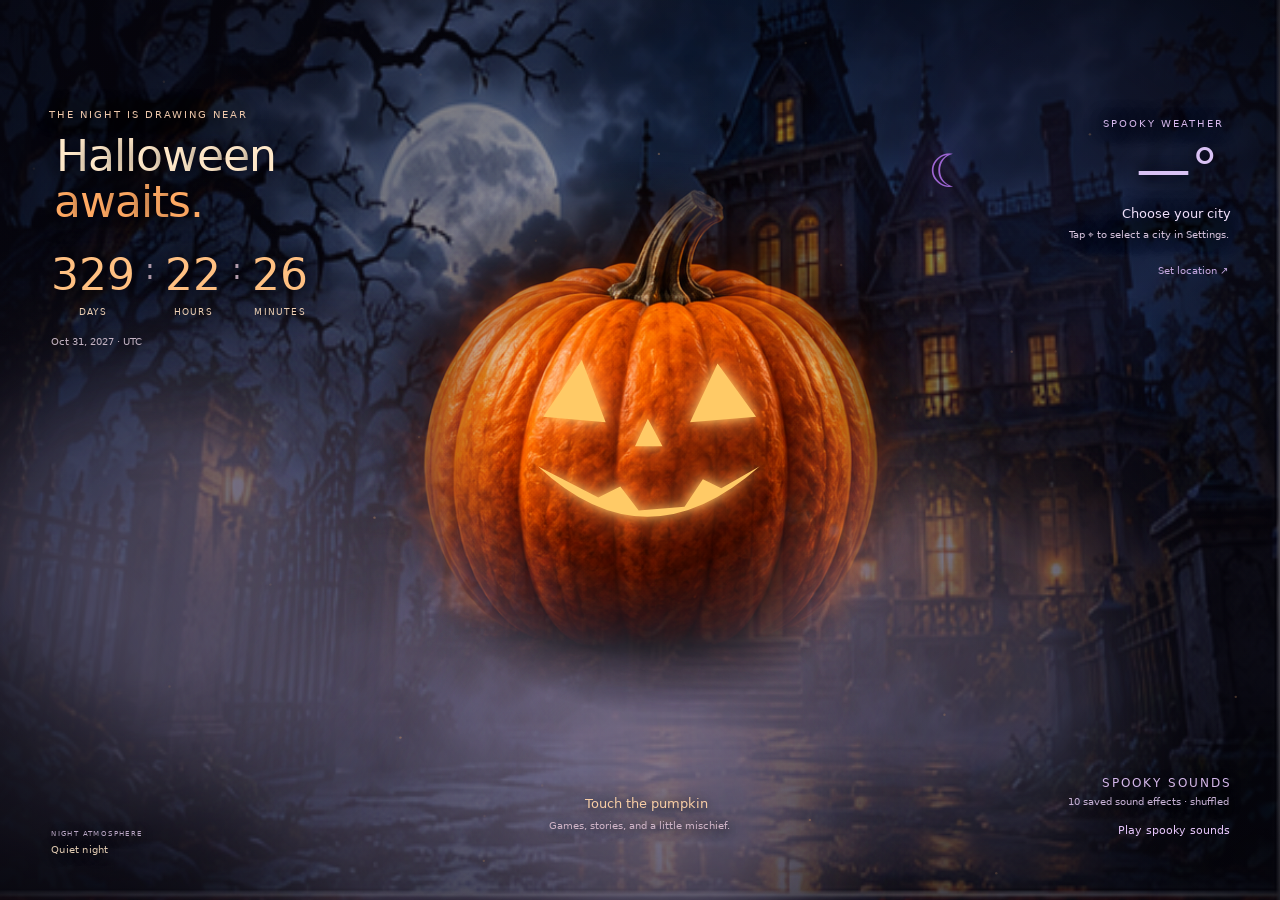
<file: web/index.html>
<!doctype html>
<html lang="en"><head><meta charset="utf-8"><meta name="viewport" content="width=device-width,initial-scale=1"><meta name="theme-color" content="#090810"><title>Halloween Hub</title><link rel="icon" href="./assets/favicon.svg"><link rel="stylesheet" href="./style.css"><link rel="preload" as="image" href="./assets/monsters.png"></head>
<body><div id="app">
<header><div class="brand"><span class="brand-icon">♧</span><div>Halloween <b>Hub</b><small id="subtitle">A little magic. A little mischief.</small></div></div><div class="header-right"><span id="connection" class="status offline">● Connecting</span><time id="clock"></time><button id="sound-toggle" class="icon-button" aria-label="Enable audio" title="Enable audio">♫</button><button id="fullscreen" class="icon-button" aria-label="Toggle fullscreen">⛶</button></div></header>
<main>
<section id="dashboard" class="screen active" aria-label="Immersive Halloween welcome">
<div class="welcome-space">
<div class="welcome-backdrop" aria-hidden="true"></div><div class="welcome-backdrop welcome-backdrop-next" aria-hidden="true"></div><canvas id="welcome-atmosphere" aria-hidden="true"></canvas><canvas id="night-weather-canvas" aria-hidden="true"></canvas><div class="welcome-vignette" aria-hidden="true"></div>
<div id="night-weather" class="night-weather" aria-hidden="true">NIGHT ATMOSPHERE <span>Quiet night</span></div>
<div class="welcome-countdown"><span class="welcome-eyebrow">THE NIGHT IS DRAWING NEAR</span><h1>Halloween <em>awaits.</em></h1><div class="countdown" data-countdown></div><p class="countdown-target"></p></div>
<button class="pumpkin-stage" id="pumpkin" aria-label="Open Halloween adventures"><div class="pumpkin-artwork"><div class="art pumpkin-art"></div><svg class="pumpkin-face" viewBox="0 0 300 300" aria-hidden="true"><defs><filter id="glow"><feGaussianBlur stdDeviation="3"/></filter></defs><g id="face-glow" filter="url(#glow)"></g><g id="face"></g></svg></div><span class="pumpkin-caption"><span class="pumpkin-instruction">Touch the pumpkin</span><small>Games, stories, and a little mischief.</small></span></button>
<div class="welcome-weather"><h2>Spooky weather</h2><div class="weather-icon" id="weather-icon">☾</div><div class="temperature" id="temperature">—°</div><p id="weather-condition">Choose your location</p><p id="weather-detail">A forecast with a little atmosphere.</p><button data-open="settings-dialog" class="text-button" id="weather-location">Set location ↗</button><small id="weather-status"></small></div>
<div class="welcome-sound"><span class="welcome-sound-title">Spooky sounds</span><span class="welcome-sound-description">Saved sound effects · shuffled</span><button class="text-button" id="ambience-toggle" aria-pressed="false">Play spooky sounds</button></div>
</div></section>
<section id="haunt" class="screen" aria-label="Haunted house control panel">
<div class="page-heading"><div><span class="eyebrow">SET THE SCENE</span><h1>A home with <em>haunting charm.</em></h1></div><span class="pill simulation">ENTERTAINMENT SIMULATION</span></div>
<div class="haunt-grid">
<article class="tile control-tile"><h2>☼ Living room lights <span class="live">SIM</span></h2><div class="art bulb-art"></div><label>Brightness <output id="room-output">60%</output><input aria-label="Living room brightness" type="range" min="0" max="100" value="60" data-haunt="room"></label></article>
<article class="tile control-tile"><h2>☁ Fog machine <span class="live">SIM</span></h2><div class="art fog-art"></div><label>Intensity <output id="fog-output">0%</output><input aria-label="Fog intensity" type="range" min="0" max="100" value="0" data-haunt="fog"></label></article>
<article class="tile control-tile"><h2>♧ Ghost activity <span class="live">SIM</span></h2><div class="art ghost-art"></div><strong id="motion-state">All quiet on the porch</strong><button class="text-button" id="trigger-motion">Trigger simulated motion ↗</button></article>
<article class="tile control-tile"><h2>♫ Spooky soundscape</h2><div class="art speaker-art"></div><label>Effect level <output id="sound-output">40%</output><input aria-label="Sound effect level" type="range" min="0" max="100" value="40" data-haunt="sound"></label></article>
<article class="tile control-tile"><h2>☼ Porch lights <span class="live">SIM</span></h2><div class="art bulb-art porch-art"></div><label>Brightness <output id="porch-output">80%</output><input aria-label="Porch brightness" type="range" min="0" max="100" value="80" data-haunt="porch"></label></article>
<article class="tile control-tile"><h2>✧ Haunt scene</h2><div class="art house-art"></div><select id="haunt-scene" aria-label="Play haunt scene"></select></article>
</div><div class="haunt-action"><div><strong id="haunt-stage">Quiet shadows</strong><small>20-second animated scenes · simulated hardware</small></div><button class="secondary" id="view-scene">View scene</button><button class="secondary" id="random-scene">Random scene</button><button class="primary danger" id="activate-haunt">♧ Activate Haunt</button><button class="secondary" id="stop-haunt">■ Stop</button></div>
</section>
<section id="party" class="screen" aria-label="Party hub">
<div class="page-heading"><div><span class="eyebrow">GOOD COMPANY. GREAT TREATS.</span><h1>Let the <em>festivities begin.</em></h1></div><button class="secondary" id="trick-mode">✦ Trick or Treat Mode</button></div>
<div class="party-grid">
<div class="tile party-countdown"><h2>◷ The party starts in</h2><div class="countdown" data-countdown></div><p class="subtle countdown-target"></p><button class="text-button" data-open="settings-dialog">Change party date ↗</button></div>
<div class="tile"><h2>✓ Party checklist</h2><p class="subtle" id="task-summary">Everything in its place.</p><div id="task-preview" class="preview-list"></div><button class="secondary" data-open="tasks-dialog">Manage checklist ＋</button></div>
<div class="tile music-tile"><h2>♫ The midnight playlist</h2><strong id="now-playing">Pick your party soundtrack</strong><canvas id="equalizer" width="360" height="60" aria-label="Audio-reactive equalizer"></canvas><div class="button-row"><button class="secondary" id="previous-track" aria-label="Previous track">◀</button><button class="primary" id="play-track">Play music</button><button class="secondary" id="next-track" aria-label="Next track">▶</button><button class="secondary" data-open="music-dialog">Library</button></div></div>
<div class="tile"><h2>♧ Guest list</h2><strong class="large-number" id="guest-summary">0 / 0</strong><p class="subtle">Friendly souls have arrived</p><button class="secondary" data-open="guests-dialog">Manage guests ＋</button></div>
<div class="tile recipe-tile"><h2>✦ Recipe of the day</h2><span class="recipe-icon">♨</span><strong id="recipe-name"></strong><p class="subtle" id="recipe-description"></p><button class="text-button" data-open="recipe-dialog">Get the recipe ↗</button></div>
</div><div class="party-particles" aria-hidden="true"><span>♧</span><span>✦</span><span>♧</span><span>✦</span></div>
</section>
<section id="detector" class="screen" aria-label="Ghost detector">
<div class="page-heading"><div><span class="eyebrow">EMF • SPIRIT ACTIVITY SCANNER</span><h1>Ghost <em>Detector</em></h1></div><span class="pill simulation">ENTERTAINMENT SIMULATION</span></div>
<div class="detector-grid"><div class="tile gauge-tile"><svg viewBox="0 0 400 310" id="gauge" aria-label="Simulated EMF gauge"><defs><linearGradient id="meter"><stop stop-color="#72dd64"/><stop offset=".55" stop-color="#cde64e"/><stop offset="1" stop-color="#ff6b24"/></linearGradient><radialGradient id="dial"><stop stop-color="#17251b"/><stop offset="1" stop-color="#040b07"/></radialGradient></defs><circle cx="200" cy="195" r="166" fill="url(#dial)" stroke="#36573a" stroke-width="3"/><path d="M55 230 A150 150 0 1 1 345 230" fill="none" stroke="url(#meter)" stroke-width="22" stroke-dasharray="10 4"/><g fill="#b2c8ab" font-size="19" text-anchor="middle"><text x="62" y="218">0</text><text x="95" y="121">1</text><text x="157" y="80">2</text><text x="246" y="82">3</text><text x="311" y="134">4</text><text x="339" y="218">5</text></g><g id="needle"><path d="M195 199 L65 227 L202 185 Z" fill="#ff8b38"/><circle cx="200" cy="195" r="17" fill="#1b2921" stroke="#8baf86"/></g><text x="200" y="257" fill="#91b58a" text-anchor="middle" font-size="13" letter-spacing="3">SIMULATED EMF LEVEL</text><text id="emf-value" x="200" y="298" fill="#78de69" text-anchor="middle" font-size="38">0.0 mG</text></svg><div class="scan-controls"><button class="primary" id="scan-toggle">Start scan</button><select id="sensitivity" aria-label="Scan sensitivity"><option value="low">Low sensitivity</option><option value="medium" selected>Medium sensitivity</option><option value="high">High sensitivity</option></select></div></div>
<div class="detector-right"><div class="tile room-tile"><h2>⌁ Spirit activity</h2><div id="room-bars"></div></div><div class="tile readings-tile"><div><h2>♨ Temperature</h2><strong id="scan-temperature">18.6°C</strong></div><div><h2>⌁ Peak EMF</h2><strong id="peak-emf">0.0 mG</strong></div></div><div class="tile log-tile"><h2>Detection log <a href="#" data-export-logs class="text-button">Export CSV ↓</a></h2><div id="log-preview"></div><button class="text-button" data-open="logs-dialog">View all detections ↗</button></div></div></div>
</section>
</main>
<nav aria-label="Main screens"><button data-screen="dashboard" class="selected"><span>⌂</span>Dashboard</button><button data-screen="haunt"><span>♧</span>Haunted House</button><button data-screen="party"><span>✦</span>Party Hub</button><button data-screen="detector"><span>⌁</span>Ghost Detector</button><button data-open="settings-dialog"><span>⚙</span>Settings</button></nav>
<p id="storage-notice" role="status" hidden></p><div id="toast" role="status" aria-live="polite" hidden></div><div id="scare" hidden aria-hidden="true">♧</div>
</div>
<dialog id="scene-dialog" aria-labelledby="scene-title"><h2 id="scene-title" class="sr-only">Haunted scene</h2><canvas id="scene-canvas" aria-label="Animated haunted scene"></canvas><button class="scene-back" id="scene-back" aria-label="Stop scene and go back">‹ Back</button></dialog>
<dialog id="visitor-dialog" aria-label="Halloween adventures"><div class="visitor-backdrop" aria-hidden="true"></div><div id="visitor-content"></div><button class="scene-back" id="visitor-back">‹ Back</button></dialog>
<dialog id="settings-dialog"><div class="dialog-heading"><h2>Make it your kind of spooky.</h2><button data-close class="icon-button" aria-label="Close settings">×</button></div><div class="settings-grid">
<label>Weather location<div class="button-row"><input id="location-query" placeholder="Search city" aria-label="Search weather location"><button id="search-location" class="secondary">Search</button></div></label><div id="location-results"></div><p id="selected-location" class="subtle"></p><button id="clear-location" class="text-button">Clear location</button>
<label>Timezone<input id="setting-timezone" ></label><label>Party date (local time)<input id="setting-party_date" type="datetime-local"></label>
<label>Temperature<select id="setting-units"><option>C</option><option>F</option></select></label><label>Animation quality<select id="setting-quality"><option value="auto">Auto</option><option value="low">Low</option><option value="high">High</option></select></label>
<label>Volume <output id="volume-output">40%</output><input id="setting-volume" type="range" min="0" max="100" value="40"></label>
<label class="check-label"><input id="setting-rotation" type="checkbox">Rotate screens every 30 seconds</label><label class="check-label"><input id="setting-reduced_motion" type="checkbox">Reduce motion</label><label class="check-label"><input id="setting-jumpscares" type="checkbox">Allow occasional jumpscares</label><label class="check-label"><input id="setting-flicker" type="checkbox">Allow stronger flicker</label>
</div><p class="subtle">Haunted-house controls and detector readings are simulated. Audio plays on this viewing device. Weather: <a href="https://open-meteo.com/" target="_blank" rel="noopener">Open-Meteo</a>, CC BY 4.0.</p><button class="primary" id="save-settings">Save settings</button></dialog>
<dialog id="tasks-dialog"><div class="dialog-heading"><h2>Party checklist</h2><button data-close class="icon-button" aria-label="Close checklist">×</button></div><form data-record-form="task"><input name="name" required maxlength="120" placeholder="Add a task" aria-label="New task"><button class="primary">Add</button></form><div id="task-list"></div></dialog>
<dialog id="guests-dialog"><div class="dialog-heading"><h2>The guest list</h2><button data-close class="icon-button" aria-label="Close guest list">×</button></div><form data-record-form="guest"><input name="name" required maxlength="120" placeholder="Guest name" aria-label="New guest"><button class="primary">Add</button></form><div id="guest-list"></div></dialog>
<dialog id="music-dialog"><div class="dialog-heading"><h2>Your midnight playlist</h2><button data-close class="icon-button" aria-label="Close music library">×</button></div><a class="music-source secondary" href="https://pixabay.com/music/search/halloween/" target="_blank" rel="noopener noreferrer">Find Halloween music on Pixabay ↗</a><p class="subtle">Download MP3s on Pixabay, then import them below. Six music tracks and ten effects are already included. Add your own files below; imported songs stay in this browser.</p><button class="secondary" id="restore-audio">Restore included soundtrack</button><label class="check-label"><input type="checkbox" id="music-shuffle" checked>Shuffle saved songs</label><label class="upload-label">Import local music (MP3, WAV, OGG; up to 100 MB)<input type="file" id="music-upload" accept=".mp3,.wav,.ogg" multiple></label><div id="track-list"></div><h2>Random scene sound effects</h2><p class="subtle">A random effect plays over each scene. Short effects can be followed by another; long clips stop when the scene ends. Effects respect Mute and the scene sound slider.</p><label class="upload-label">Import scene effects (MP3, WAV, OGG)<input type="file" id="effect-upload" accept=".mp3,.wav,.ogg" multiple></label><div id="effect-list"></div><p class="subtle">Your imported files stay in this browser on this device. Removing included sounds only hides them from your library; Restore brings them back.</p></dialog>
<dialog id="recipe-dialog"><div class="dialog-heading"><h2 id="recipe-title"></h2><button data-close class="icon-button" aria-label="Close recipe">×</button></div><p id="recipe-ingredients"></p><p id="recipe-method"></p></dialog>
<dialog id="logs-dialog"><div class="dialog-heading"><h2>Spirit journal • simulated</h2><button data-close class="icon-button" aria-label="Close detection log">×</button></div><a class="secondary" href="#" data-export-logs>Export CSV ↓</a><div id="log-list"></div></dialog>
<audio id="cue-player" preload="none"></audio><audio id="music-player" preload="none"></audio><audio id="ambience-player" preload="none"></audio><audio id="effect-player" src="./assets/whisper.wav" preload="none"></audio>
<script type="module" src="./app.js"></script></body></html>
</file>
<file: web/style.css>
@font-face{font-family:Hub;src:url('./assets/hub-sans.ttf')}@font-face{font-family:Meter;src:url('./assets/hub-mono.ttf')}*{box-sizing:border-box} :root{color-scheme:dark;--bg:#090810;--panel:#121018;--line:#302a3b;--muted:#aaa3b6;--purple:#b184f7;--orange:#ff952d;--accent:var(--purple);font-family:Hub,Arial,sans-serif}body{margin:0;background:var(--bg);color:#eeeaf4}button,input,select{font:inherit}button,a,select,input{touch-action:manipulation}button{cursor:pointer}button,select,input:not([type=checkbox]){min-height:48px;border-radius:12px;border:1px solid var(--line);background:#1b1723;color:inherit;padding:10px 15px}button:hover{border-color:var(--accent);filter:brightness(1.13)}button:focus-visible,a:focus-visible,input:focus-visible,select:focus-visible{outline:3px solid var(--accent);outline-offset:3px}a{color:var(--accent)}button:disabled{opacity:.5;cursor:wait}#app{height:100dvh;max-width:1920px;margin:auto;display:flex;flex-direction:column;background:radial-gradient(ellipse at 50% 44%,#25103366,transparent 60%)}header{height:88px;flex-shrink:0;padding:15px 34px;border-bottom:1px solid #211c2b;display:flex;justify-content:space-between;align-items:center}.brand{display:flex;gap:14px;align-items:center;font-size:26px;font-weight:700;letter-spacing:-1px}.brand b{color:var(--orange)}.brand-icon{font-size:49px;color:var(--orange)}.brand small{display:block;font-size:12px;letter-spacing:.3px;color:var(--muted);font-weight:400;margin-top:5px}.header-right{display:flex;gap:18px;align-items:center;font-size:13px}.status{color:#8dd996}.status.offline{color:#ffad59}.icon-button{font-size:22px;min-width:48px;padding:7px!important;background:transparent!important}.screen{display:none;height:100%;padding:20px 34px;overflow:auto}.screen.active{display:flex;flex-direction:column}main{flex:1;min-height:0;position:relative}.page-heading{display:flex;justify-content:space-between;align-items:center;margin-bottom:18px;gap:12px;flex-shrink:0}.eyebrow{font-size:10px;letter-spacing:2.5px;color:var(--accent)}h1{font-size:clamp(22px,2.6vw,40px);margin:8px 0 0;font-weight:400;letter-spacing:-1px}h1 em{color:var(--orange);font-style:normal}h2{font-size:12px;letter-spacing:1px;color:var(--accent);margin:0 0 15px;text-transform:uppercase;font-weight:400}.pill{border:1px solid var(--line);border-radius:30px;padding:10px 14px;font-size:10px;letter-spacing:1px;color:var(--muted);white-space:nowrap}.simulation{color:#a6cf98;border-color:#354b34}.tile{background:linear-gradient(145deg,#19151fe8,#0f0d16ed);border:1px solid var(--line);border-radius:20px;padding:22px;position:relative;min-width:0;overflow:hidden}.subtle{font-size:12px;line-height:1.6;color:var(--muted);margin:8px 0}.primary{background:linear-gradient(110deg,#9543ef,#6827b5);border-color:#a460ef;box-shadow:0 5px 22px #7932c333;font-size:12px}.secondary{background:#231b30;font-size:12px}.text-button{border:0;background:transparent;padding:8px 0;min-height:48px;color:var(--accent);font-size:12px;text-decoration:none;display:inline-flex;align-items:center}.button-row{display:flex;gap:8px;align-items:center}.dashboard-grid{display:grid;grid-template-columns:1fr 1.4fr 1fr;grid-template-rows:1.1fr 1fr;gap:18px;flex:1;min-height:0}.countdown-tile{grid-column:1;grid-row:1}.pumpkin-stage{grid-column:2;grid-row:1/3;position:relative;overflow:hidden;border:0;background:transparent;padding:0}.pumpkin-stage:hover{filter:none}.weather-tile{grid-column:3;grid-row:1}.candy-tile{grid-column:1;grid-row:2}.sound-tile{grid-column:3;grid-row:2}.countdown{display:flex;gap:12px;align-items:center;margin:20px 0 0}.countdown .digit{color:var(--orange);font-size:clamp(30px,4.1vw,65px);font-variant-numeric:tabular-nums;line-height:1.1}.countdown .digit small{display:block;text-align:center;font-size:9px;color:var(--muted);letter-spacing:1.5px;margin-top:8px}.countdown .colon{color:#756c83;font-size:27px;align-self:flex-start}.ember-line{height:5px;background:linear-gradient(90deg,var(--orange),#6e302b,#2b2134);border-radius:3px;margin-top:24px}.art{background-image:url('./assets/art-sheet.png');background-size:300% 200%;background-repeat:no-repeat}.pumpkin-art{position:absolute;width:100%;aspect-ratio:1;top:50%;transform:translateY(-50%);background-position:0 0;mask-image:radial-gradient(ellipse,#000 50%,transparent 75%)}.pumpkin-face{position:absolute;top:50%;transform:translateY(-50%);width:100%;left:0;fill:#ffca66;filter:drop-shadow(0 0 9px #ff7c19);animation:glow 4s ease-in-out infinite}.pumpkin-caption{position:absolute;bottom:2%;left:0;width:100%;font-size:16px;font-weight:400;color:#ffb973}.pumpkin-caption small{display:block;font-size:10px;color:var(--muted);margin-top:8px}.floating-tag{position:absolute;top:0;left:50%;transform:translateX(-50%);font-size:9px;letter-spacing:1px;color:#ffb771;background:#3c241d77;border:1px solid #5b3322;border-radius:25px;padding:8px;white-space:nowrap}.weather-icon{position:absolute;right:16px;top:50px;font-size:74px;color:#9d65d2;text-shadow:0 0 32px #8a47bd}.temperature{font-size:clamp(40px,4.5vw,70px);color:#cda8ff;line-height:1.2}#weather-condition{margin:4px 0;font-size:15px}.weather-tile small{display:block;color:var(--muted);font-size:9px}.candy-tile strong{font-size:clamp(42px,5vw,74px);font-weight:400;color:#bd8dff}.candy-tile .button-row{margin-top:14px}.sound-content{display:flex;gap:15px;align-items:center;margin:20px 0}.sound-content strong{font-size:14px;font-weight:400}.mini-wave{display:flex;gap:4px;height:40px;align-items:center}.mini-wave i{width:5px;height:15px;background:var(--purple);border-radius:4px}.audio-on .mini-wave i{animation:wave 1s infinite alternate}.mini-wave i:nth-child(2){animation-delay:.3s;height:30px}.mini-wave i:nth-child(3){animation-delay:.6s;height:40px}.mini-wave i:nth-child(4){animation-delay:.2s;height:24px}nav{height:78px;flex-shrink:0;display:flex;border-top:1px solid #30263b;background:#0d0a13;padding:5px 24px;gap:8px}nav button{flex:1;background:transparent;border:0;color:var(--muted);border-radius:10px;font-size:10px;letter-spacing:.5px;position:relative}nav button span{font-size:25px;display:block;margin-bottom:3px}nav .selected{color:var(--accent);background:linear-gradient(0deg,#321b4b66,transparent)}nav .selected:after{content:'';height:3px;width:34px;background:var(--accent);position:absolute;bottom:2px;left:calc(50% - 17px);border-radius:3px}.haunt-grid{display:grid;grid-template-columns:repeat(3,1fr);grid-template-rows:repeat(2,minmax(150px,1fr));gap:14px;flex:1;min-height:0}.control-tile{display:flex;flex-direction:column;padding:16px;min-height:0}.control-tile h2{display:flex;justify-content:space-between;align-items:center;color:#e2d9ea;font-size:11px;margin:0}.live{font-size:9px;color:#89dc91}.control-tile .art{flex:1;min-height:45px;width:100%;background-size:300% 200%;mask-image:linear-gradient(transparent,#000 10%,#000 90%,transparent);margin:5px 0}.bulb-art{background-position:50% 0}.fog-art{background-position:100% 0}.ghost-art{background-position:0 100%}.speaker-art{background-position:50% 100%}.house-art{background-position:100% 100%}.porch-art{filter:hue-rotate(-8deg)}.control-tile label{font-size:11px}.control-tile output{float:right;color:var(--orange)}input[type=range]{height:24px;min-height:48px;padding:0;background:transparent;accent-color:var(--orange);width:100%;border:0}.control-tile strong{font-size:11px;color:var(--orange)}.control-tile .text-button{min-height:32px;font-size:10px}.control-tile select{font-size:11px;padding:5px;min-height:48px}.haunt-action{display:flex;gap:12px;align-items:center;margin-top:14px;border:1px solid #733822;border-radius:15px;padding:12px 18px;background:linear-gradient(90deg,#3b151666,#181019)}.haunt-action>div{flex:1}.haunt-action strong{color:#ffb265;font-weight:400;font-size:14px}.haunt-action small{display:block;color:var(--muted);font-size:10px;margin-top:5px}.danger{background:linear-gradient(100deg,#b12c14,#7e160b);border-color:#ec602f}.party-grid{display:grid;grid-template-columns:1.2fr 1fr 1fr;grid-template-rows:1fr 1fr;gap:16px;flex:1;min-height:0}.party-countdown{grid-column:1;grid-row:1}.music-tile{grid-column:1;grid-row:2}.party-grid>.tile:nth-child(2){grid-column:2;grid-row:1}.party-grid>.tile:nth-child(4){grid-column:2;grid-row:2}.recipe-tile{grid-column:3;grid-row:1/3;display:flex;flex-direction:column;justify-content:center;background:radial-gradient(ellipse at top,#51302c55,transparent),#15111c}.recipe-icon{font-size:90px;color:var(--orange);text-shadow:0 0 40px #db6229}.recipe-tile strong{font-size:20px;font-weight:400;color:#f6c996}.large-number{font-size:42px;color:var(--purple);font-weight:400}#equalizer{display:block;width:100%;height:42px;margin:8px 0}#now-playing{font-size:12px;display:block;overflow:hidden;text-overflow:ellipsis;white-space:nowrap}.preview-list{font-size:12px;margin:10px 0;min-height:35px}.preview-list div{padding:5px 0;color:#ded2eb}.party-particles{position:absolute;inset:0;pointer-events:none;display:none;overflow:hidden}.trick-mode .party-particles{display:block}.party-particles span{position:absolute;bottom:-30px;color:#b586ec66;font-size:35px;animation:floatup 12s linear infinite}.party-particles span:nth-child(2){left:30%;animation-delay:3s}.party-particles span:nth-child(3){left:70%;animation-delay:6s}.party-particles span:nth-child(4){left:90%;animation-delay:9s}body.detector-theme{--accent:#7ddd70}body.detector-theme #app{background:radial-gradient(ellipse at 40% 45%,#15341c66,transparent 70%)}#detector h1{font-family:Meter;letter-spacing:3px;text-transform:uppercase}#detector h1 em{color:var(--accent)}#detector .tile{background:linear-gradient(145deg,#121f13aa,#080e09);border-color:#2f4932;border-radius:5px}.detector-grid{display:grid;grid-template-columns:1fr 1fr;gap:18px;flex:1;min-height:0}.gauge-tile{padding:10px;display:flex;flex-direction:column}.gauge-tile svg{width:100%;flex:1;min-height:0}.scan-controls{display:flex;gap:10px;justify-content:center}.scan-controls .primary{background:#254625;border-color:#609d58;color:#b8efb0}.scan-controls select{font-size:11px}.detector-right{display:grid;grid-template-rows:1.1fr .6fr 1fr;gap:12px;min-height:0}.room-tile,.readings-tile,.log-tile{padding:15px}.room-row{display:flex;gap:15px;align-items:center;margin:9px 0;font-family:Meter;font-size:11px}.room-row span{width:90px}.room-row .bar{flex:1;height:10px;background:#253124}.bar i{display:block;height:100%;width:0;background:var(--accent);transition:width 1s}.bar i.high{background:#f88c37}.readings-tile{display:flex;gap:20px;justify-content:space-around}.readings-tile strong{font-family:Meter;font-size:24px;color:var(--accent);font-weight:400}.readings-tile>div+div{border-left:1px solid #314132;padding-left:20px}.log-tile h2{display:flex;justify-content:space-between;align-items:center;margin:0}.log-tile h2 a{min-height:30px}.log-row{display:flex;justify-content:space-between;font-family:Meter;font-size:10px;line-height:1.8;color:#b0c1a6}.log-tile>.text-button{min-height:30px;font-size:10px}#needle{transform-origin:200px 195px;transition:transform 1s ease-in-out}dialog{color:#ece6f4;background:#17111f;border:1px solid #4d375f;border-radius:20px;padding:24px;width:min(660px,94vw);max-height:90dvh;box-shadow:0 20px 100px #000c}dialog::backdrop{background:#020105be;backdrop-filter:blur(5px)}.dialog-heading{display:flex;justify-content:space-between;gap:20px;align-items:center;margin-bottom:16px}.dialog-heading h2{color:#f2e7ff;letter-spacing:0;text-transform:none;font-size:19px;margin:0}.settings-grid{display:grid;grid-template-columns:1fr 1fr;gap:14px}.settings-grid>label:first-child,.settings-grid>#location-results{grid-column:1/3}.settings-grid label{font-size:12px;color:#c3b6d0}.settings-grid input:not([type=checkbox]),.settings-grid select{width:100%;margin-top:7px}.settings-grid .button-row input{flex:1;min-width:0}.check-label{display:flex;align-items:center;min-height:48px;gap:10px}.check-label input{width:22px;height:22px;accent-color:var(--purple)}.record-row,.track-row{display:flex;gap:8px;align-items:center;margin:9px 0;padding:8px;border-bottom:1px solid #382a44;font-size:12px}.record-row input{width:24px;height:24px;accent-color:var(--purple);flex-shrink:0}.record-row span,.track-row span{flex:1;overflow-wrap:anywhere}.record-row.done span{text-decoration:line-through;color:var(--muted)}form{display:flex;gap:8px;margin-bottom:20px}form input{flex:1;min-width:0}.upload-label{font-size:12px;display:block}.upload-label input{display:block;width:100%;margin:10px 0}#toast{position:fixed;bottom:90px;left:50%;transform:translateX(-50%);background:#36223f;border:1px solid #af79d2;border-radius:12px;max-width:90vw;padding:14px 22px;font-size:12px;z-index:5}#scare{position:fixed;inset:0;background:#030705;z-index:20;color:#b1ffbd;font-size:55vh;text-align:center;line-height:100vh;pointer-events:none}.flicker .pumpkin-face{animation:strongflicker 5s infinite}.reduced-motion *{animation:none!important;transition:none!important}body.low-quality .pumpkin-face{filter:none}body.low-quality dialog::backdrop{backdrop-filter:none}@media(prefers-reduced-motion:reduce){*{animation:none!important;transition:none!important}}@keyframes glow{50%{opacity:.7}}@keyframes wave{to{transform:scaleY(.4)}}@keyframes floatup{to{transform:translateY(-800px) rotate(35deg)}}@keyframes strongflicker{0%,95%,100%{opacity:1}96%{opacity:.5}98%{opacity:.7}}
@media(max-height:650px),(max-width:1000px){header{height:60px;padding:8px 20px}.brand{font-size:21px;gap:10px}.brand-icon{font-size:34px}.brand small{font-size:9px}.header-right{gap:8px;font-size:11px}.header-right .status{font-size:9px}.screen{padding:12px 20px}.page-heading{margin-bottom:10px}.eyebrow{font-size:8px;letter-spacing:1.5px}h1{font-size:22px;margin-top:4px}.pill{font-size:8px;padding:7px 10px}.tile{padding:14px;border-radius:14px}h2{font-size:10px;margin-bottom:8px}.dashboard-grid{gap:10px;grid-template-columns:1fr 1.12fr 1fr;grid-template-rows:1.15fr 1fr}.countdown{gap:6px;margin-top:12px}.countdown .digit{font-size:31px}.countdown .digit small{font-size:7px;margin-top:4px}.countdown .colon{font-size:20px}.subtle{font-size:10px;line-height:1.4;margin:5px 0}.ember-line{margin-top:12px}.temperature{font-size:38px}.weather-icon{font-size:47px;right:14px;top:37px}#weather-condition{font-size:12px}.weather-tile .text-button{min-height:30px;padding:3px 0;font-size:10px}.weather-tile small{font-size:8px}.candy-tile strong{font-size:36px}.candy-tile .subtle{font-size:8px}.candy-tile .button-row{margin-top:5px}.primary,.secondary{padding:8px 11px;font-size:10px}.sound-content{margin:8px 0;gap:9px}.sound-content strong{font-size:10px}.sound-content .subtle{font-size:8px}.mini-wave{height:26px}.mini-wave i{width:3px}.mini-wave i:nth-child(3){height:26px}.mini-wave i:nth-child(2){height:20px}.floating-tag{font-size:8px}.pumpkin-caption{font-size:12px}.pumpkin-caption small{font-size:8px}nav{height:62px;padding:3px 15px;gap:4px}nav button{font-size:8px;padding:4px}nav button span{font-size:21px;margin:0}.haunt-grid{gap:8px;grid-template-rows:repeat(2,minmax(95px,1fr))}.control-tile{padding:9px;border-radius:12px}.control-tile h2{font-size:8px}.control-tile label{font-size:8px}.control-tile input[type=range]{min-height:48px;height:48px;position:relative;margin:-12px 0}.control-tile .art{min-height:25px;margin:0}.control-tile strong{font-size:9px}.control-tile .text-button{min-height:48px;font-size:8px;padding:0}.control-tile select{font-size:9px;min-height:48px;padding:5px}.haunt-action{margin-top:8px;padding:5px 10px;gap:8px}.haunt-action strong{font-size:11px}.haunt-action small{font-size:8px}.party-grid{gap:10px;grid-template-columns:1.2fr 1fr 1fr}.party-grid .countdown .digit{font-size:27px}.party-grid .countdown{margin-top:10px}.party-grid .text-button{font-size:10px;min-height:48px;padding:0}.recipe-icon{font-size:65px}.recipe-tile strong{font-size:16px}.large-number{font-size:30px}.preview-list{font-size:9px;margin:5px 0;min-height:12px}#equalizer{height:27px;margin:5px 0}#now-playing{font-size:9px}.music-tile .button-row{gap:4px}.music-tile .button-row button{padding:5px;font-size:9px}.detector-grid{gap:12px;grid-template-columns:1fr 1fr}.detector-right{gap:8px;grid-template-rows:1fr .55fr .8fr}.room-tile,.readings-tile,.log-tile{padding:10px}.room-row{font-size:9px;margin:6px 0;gap:10px}.room-row span{width:75px}.room-row .bar{height:8px}.readings-tile h2{font-size:8px;margin-bottom:5px}.readings-tile strong{font-size:19px}.log-row{font-size:8px}.log-tile h2{font-size:9px}.log-tile>.text-button{min-height:48px}.log-tile h2 a{font-size:8px}.scan-controls{gap:6px}.scan-controls select{font-size:9px;padding:5px}.settings-grid{gap:10px}dialog{padding:18px}#toast{bottom:70px}}
@media(max-width:650px){#app{height:auto;min-height:100dvh}header{padding:8px 12px}.brand{font-size:16px}.brand small,.header-right .status,#clock{display:none}.screen{padding:14px 12px}.page-heading .pill{display:none}h1{font-size:21px}.dashboard-grid{grid-template-columns:1fr 1fr;grid-template-rows:auto 220px auto}.pumpkin-stage{grid-column:1/3;grid-row:2}.countdown-tile{grid-column:1;grid-row:1}.weather-tile{grid-column:2;grid-row:1}.candy-tile{grid-column:1;grid-row:3}.sound-tile{grid-column:2;grid-row:3}.pumpkin-art,.pumpkin-face{width:240px;left:calc(50% - 120px)}.floating-tag{display:none}.haunt-grid{grid-template-columns:repeat(2,1fr);grid-template-rows:repeat(3,170px)}.party-grid{grid-template-columns:1fr 1fr;grid-template-rows:auto auto auto}.recipe-tile{grid-column:1/3;grid-row:3}.recipe-icon{display:none}.detector-grid{grid-template-columns:1fr}.gauge-tile{height:330px}.detector-right{grid-template-rows:auto auto auto}.settings-grid{grid-template-columns:1fr}.settings-grid>label:first-child,.settings-grid>#location-results{grid-column:1}.haunt-action>div{display:none}nav{position:sticky;bottom:0}main{min-height:400px}}
/* Artwork retains square proportions at every tile size. */
button:not(.text-button){min-width:48px}.control-tile .art{position:absolute;top:30px;left:calc(50% - 70px);width:140px;height:140px;min-height:0;flex:none;opacity:.85}.control-tile label,.control-tile select,.control-tile strong{position:relative;z-index:1;margin-top:auto}.control-tile label{background:linear-gradient(transparent,#100d17 50%)}.control-tile .text-button{position:relative;z-index:1}.control-tile h2{position:relative;z-index:1}.weather-location{overflow-wrap:anywhere}
@media(max-height:650px),(max-width:1000px){.control-tile .art{top:20px;left:auto;right:8px;width:64px;height:64px;mask-image:radial-gradient(ellipse,#000 40%,transparent 76%)}.control-tile h2{font-size:10px;letter-spacing:0}.control-tile label{font-size:10px}.control-tile strong{max-width:60%;font-size:10px}.control-tile .text-button{font-size:9px;min-height:48px}.control-tile input[type=range]{margin:-9px 0 -12px}.control-tile select{max-width:70%;font-size:10px}.sound-tile .secondary{min-height:48px}.dashboard-grid{grid-template-rows:1fr 1fr}.candy-tile .button-row{margin-top:0}.candy-tile strong{font-size:32px}.sound-content{margin:6px 0}.music-tile .button-row{flex-wrap:wrap}.music-tile .button-row button:nth-child(4){position:absolute;right:9px;top:5px;min-width:48px;min-height:48px}.music-tile h2{max-width:70%;font-size:9px}.party-grid .subtle{font-size:10px}.detector-right{grid-template-rows:1fr .6fr 1.15fr}.log-tile>.text-button{min-height:48px}.log-tile h2 a{min-height:48px}.log-tile h2{margin-top:-10px;margin-bottom:-7px}.log-row{font-size:9px}.weather-tile .text-button{min-height:48px}.weather-tile small{position:absolute;bottom:5px}.weather-tile .subtle{margin:3px 0}.candy-tile h2,.sound-tile h2{margin-bottom:5px}.scan-controls select{font-size:10px}}
.control-tile .text-button,.log-tile .text-button,.log-tile h2 a{min-height:48px;min-width:48px}
.screen:not(.active) *{animation-play-state:paused!important}.record-row input{width:48px;height:48px}.page-hidden *{animation-play-state:paused!important}
@media(max-height:650px),(max-width:1000px){.log-tile h2 a{display:none}.log-tile h2{margin:0 0 3px;min-height:12px}.log-tile .log-row:nth-child(n+2){display:none}}
.fog-art{animation:mist-drift 9s ease-in-out infinite alternate}.ghost-art{animation:ghost-drift 6s ease-in-out infinite alternate}.control-tile .bulb-art{animation:bulb-glow 5s ease-in-out infinite alternate}button:active{filter:brightness(1.25)}
@keyframes mist-drift{to{transform:translateY(-3px) scale(1.06)}}@keyframes ghost-drift{to{transform:translateY(-4px)}}@keyframes bulb-glow{to{filter:brightness(1.15)}}

.dialog-toast{position:relative!important;bottom:auto!important;left:auto!important;transform:none!important;max-width:100%!important;margin:12px 0 0}
/* Compact secondary actions retain their full touch area inside tiles. */
.weather-tile #weather-location,.party-countdown>.text-button{position:absolute;right:7px;top:7px;width:48px;height:48px;min-height:48px;padding:0;font-size:0;justify-content:center;border:1px solid var(--line);border-radius:12px;z-index:2}
.weather-tile #weather-location:after{content:'⌖';font-size:21px}.party-countdown>.text-button:after{content:'⚙';font-size:19px}.weather-tile h2,.party-countdown h2{max-width:calc(100% - 48px)}
.weather-tile small{position:absolute;bottom:6px;left:14px;max-width:calc(100% - 28px);white-space:nowrap;overflow:hidden;text-overflow:ellipsis;font-size:9px}
.weather-icon[data-kind=wind]{width:74px;height:60px;background:url('./assets/bat.svg') center/contain no-repeat}
.weather-icon[data-kind=fog]{width:74px;height:74px;background-image:url('./assets/art-sheet.png');background-size:300% 200%;background-position:0 100%;mask-image:radial-gradient(ellipse,#000 35%,transparent 75%)}
.party-grid>.tile:nth-child(2),.party-grid>.tile:nth-child(4){display:flex;flex-direction:column}.party-grid>.tile:nth-child(2) .preview-list{flex:1;min-height:0;overflow:hidden}.party-grid>.tile:nth-child(2)>button,.party-grid>.tile:nth-child(4)>button{margin-top:auto;align-self:flex-start;flex-shrink:0}.party-grid>.tile:nth-child(4) .large-number{display:block;flex:1;min-height:0;line-height:1.1}
.party-particles span:nth-child(odd){font-size:0;width:80px;height:80px;background-image:url('./assets/art-sheet.png');background-size:300% 200%;background-position:0 100%;mask-image:radial-gradient(ellipse,#000 30%,transparent 76%)}
.brand-icon{font-size:0;display:block;width:42px;min-width:42px;height:42px;background:url('./assets/favicon.svg') center/contain no-repeat}
@media(max-height:650px),(max-width:1000px){.weather-icon{top:57px;font-size:40px}.weather-icon[data-kind=wind],.weather-icon[data-kind=fog]{width:48px;height:48px}.party-grid>.tile:nth-child(2) .preview-list,.party-grid>.tile:nth-child(4) .subtle{display:none}.party-grid>.tile:nth-child(4) .large-number{font-size:28px}.brand-icon{width:34px;min-width:34px;height:34px}}
#haunt{position:relative}.haunt-running .haunt-action{box-shadow:0 0 28px #8c42c633}.haunt-action{position:relative}.haunt-action:after{content:'';position:absolute;bottom:0;left:0;width:var(--scene-progress,0%);height:3px;background:var(--orange);transition:width 1s linear;pointer-events:none}.haunt-running[data-scene='Purple mist']{background:radial-gradient(ellipse at center,#50266b66,transparent)}.haunt-running[data-scene='Pumpkin parade']{background:radial-gradient(ellipse at center,#78411c55,transparent)}.haunt-running .fog-art{animation-duration:3s}.haunt-running .bulb-art{animation-duration:2s}
#scene-dialog{width:min(1400px,100vw);height:min(880px,100dvh);max-width:100vw;max-height:100dvh;padding:0;border:1px solid #68517c;border-radius:16px;overflow:hidden;background:#090810}
#scene-dialog[open]{display:flex;flex-direction:column}
.scene-heading,.scene-footer{display:flex;align-items:center;justify-content:space-between;gap:12px;padding:12px 20px;flex-shrink:0;background:#100e19}
.scene-heading h2{font-size:26px;margin:3px 0 0;color:#eedafa}.scene-heading .eyebrow{font-size:10px}
#scene-canvas{display:block;flex:1;width:100%;min-height:0;background:#090810}
.scene-footer p{margin:0;color:#dcc6ee;font-size:15px}.scene-footer .button-row{flex-shrink:0}
@media(max-width:1000px),(max-height:650px){#scene-dialog{width:100vw;height:100dvh;border-radius:0}.scene-heading,.scene-footer{padding:8px 12px}.scene-heading h2{font-size:21px}.scene-footer p{font-size:12px;max-width:45%}.scene-footer button{padding:8px 12px}.haunt-action{gap:6px}.haunt-action>div{min-width:0;flex:1}.haunt-action small{font-size:9px}.haunt-action button{padding:8px;font-size:11px}}
/* Immersive playback: one small corner control, no header or footer strip. */
.sr-only{position:absolute!important;width:1px!important;height:1px!important;padding:0!important;margin:-1px!important;overflow:hidden!important;clip:rect(0,0,0,0)!important;white-space:nowrap!important;border:0!important}
#scene-dialog{width:100vw;height:100dvh;max-width:100vw;max-height:100dvh;padding:0;border:0;border-radius:0;overflow:hidden;background:#050711}
#scene-dialog[open]{display:block}#scene-canvas{position:absolute;inset:0;width:100%;height:100%;display:block}
.scene-back{position:absolute;top:12px;left:12px;z-index:4;min-width:70px;min-height:48px;padding:8px 12px;font-size:13px;background:#090b14a8;border:1px solid #ffffff44;color:#fff;backdrop-filter:blur(5px);opacity:.8}.scene-back:hover,.scene-back:focus-visible{opacity:1}
body.scene-playing #app *,body.visitor-playing #app *{animation-play-state:paused!important}
#visitor-dialog{width:100vw;height:100dvh;max-width:100vw;max-height:100dvh;padding:0;border:0;border-radius:0;overflow:auto;background:#090713;color:#fff}#visitor-dialog[open]{display:block}
.visitor-backdrop{position:fixed;inset:0;background:url('./assets/scene-backgrounds.png') 0 33.3333%/200% 400%;opacity:.18;pointer-events:none}
#visitor-content{position:relative;min-height:100%;width:100%;padding:70px 40px 25px;display:flex;flex-direction:column;align-items:center;justify-content:center;gap:20px}#visitor-content h1{color:#ffe2b3;font-size:32px;text-align:center;margin:0;letter-spacing:0}
.monster-art{background-image:url('./assets/monsters.png');background-size:200% 300%;background-position:var(--monster-x,0%) var(--monster-y,0%);background-repeat:no-repeat}
.visitor-reveal{overflow:hidden}.reveal-pumpkin,.reveal-monster{position:absolute;left:calc(50% - 180px);top:calc(50% - 180px);width:360px;height:360px}.reveal-pumpkin{animation:pumpkin-reveal-spin 1.5s cubic-bezier(.3,.02,.7,1) forwards;transform-style:preserve-3d;z-index:2}.reveal-pumpkin-art{position:absolute;inset:0;background:url('./assets/art-sheet.png') 0 0/300% 200%;mask-image:radial-gradient(ellipse,#000 45%,transparent 73%)}.reveal-pumpkin svg{position:absolute;inset:0;width:100%;height:100%}.reveal-monster{opacity:0;animation:monster-reveal-in .6s .95s ease-out forwards;filter:drop-shadow(0 0 24px #a176e877)}.reveal-ring{position:absolute;left:calc(50% - 140px);top:calc(50% - 140px);width:280px;height:280px;border-radius:50%;box-shadow:0 0 60px #ff972966;animation:reveal-ring 1.5s ease-out forwards}.reveal-caption{position:absolute;bottom:25px;left:0;width:100%;text-align:center;color:#d7b6ed}
@keyframes pumpkin-reveal-spin{0%{transform:perspective(700px) rotateY(0) scale(.95);opacity:1}55%{transform:perspective(700px) rotateY(900deg) scale(1.1);opacity:1}100%{transform:perspective(700px) rotateY(1800deg) scale(.6);opacity:0}}@keyframes monster-reveal-in{from{opacity:0;transform:scale(.5) translateY(15px)}to{opacity:1;transform:scale(1) translateY(0)}}@keyframes reveal-ring{to{transform:scale(2);opacity:0}}
.visitor-lobby{flex-direction:row!important}.visitor-host{width:300px;height:350px;flex-shrink:0;filter:drop-shadow(0 0 24px #ac79ef55)}.visitor-menu{max-width:700px}.visitor-eyebrow{color:#c694fd;letter-spacing:3px;font-size:12px;text-align:center}.visitor-choices{display:flex;justify-content:center;gap:16px;width:100%;margin-top:20px}.visitor-choices button{flex:1;min-width:140px;max-width:240px;min-height:120px;padding:18px 14px;font-size:19px;background:linear-gradient(145deg,#38234b,#15131e);border:1px solid #8857ad;box-shadow:0 8px 30px #0005}.visitor-choices button span{display:block;font-size:38px;margin-bottom:12px}.visitor-choices button small{display:block;font-size:12px;color:#c1b0d0;margin-top:10px;line-height:1.5}.visitor-menu-back{align-self:center;flex-shrink:0}.visitor-picker{max-width:1100px;margin:auto}
.ghost-hunt-board{position:relative;width:min(100%,850px);height:350px;border:1px solid #67498c;border-radius:18px;overflow:hidden;background:url('./assets/scene-backgrounds.png') 100% 0/200% 400%}.hunt-ghost{position:absolute;width:82px;height:82px;min-width:48px;min-height:48px;padding:0;border:0;background-color:transparent;background-position:0 0;filter:drop-shadow(0 0 5px #cfbcff55)}.hunt-ghost:hover{filter:drop-shadow(0 0 15px #fff8)}.hunt-ghost[hidden]{display:none}.game-help{font-size:14px;color:#cbb8dc;text-align:center;margin:0}#ghost-score{color:#bd91f8;font-size:20px;white-space:nowrap}
#paint-lantern{width:340px;height:260px;filter:drop-shadow(0 0 25px #ff983a33)}#paint-lantern svg{width:100%;height:100%}.paint-controls{display:flex;gap:12px;justify-content:center}.paint-controls button{min-width:100px}.quest-chest{font-size:90px;line-height:1}.quest-riddle{max-width:600px;text-align:center;font-size:23px;line-height:1.5;margin:0}.visitor-quest-game .visitor-choices{max-width:650px;margin:0}.visitor-quest-game .visitor-choices button{min-height:64px}#quest-hint{margin:0;min-height:18px;color:#d9b7ff;text-align:center;font-size:13px}
.visitor-story{background-image:linear-gradient(#0b091bb3,#0b091bcc),url('./assets/scene-backgrounds.png');background-size:100% 100%,200% 400%;background-position:0 0,var(--story-x,0%) var(--story-y,0%)}.story-paper{width:min(100%,850px);padding:25px 35px;background:#0f0e18e6;border:1px solid #715587;border-radius:20px}.story-text{font-size:21px;line-height:1.7;color:#f0e5f4;margin:20px 0}.story-choices{display:flex;justify-content:center;gap:14px}.story-choices button{font-size:15px;min-width:180px}.reward-star{font-size:120px;line-height:1;color:#ffb346;filter:drop-shadow(0 0 30px #ffd09366)}.visitor-reward p{font-size:22px;text-align:center;margin:0}.visitor-reward small{color:#baa9c9;text-align:center}.reward-buttons{display:flex;gap:14px;justify-content:center}
.reduced-motion .reveal-pumpkin{animation:none;opacity:0}.reduced-motion .reveal-monster{animation:none;opacity:1}.reduced-motion .reveal-ring{animation:none;opacity:0}
@media(prefers-reduced-motion:reduce){.reveal-pumpkin{animation:none;opacity:0}.reveal-monster{animation:none;opacity:1}.reveal-ring{animation:none;opacity:0}}
@media(max-width:650px){.visitor-lobby{flex-direction:column!important}.visitor-host{width:150px;height:170px}.visitor-choices{flex-wrap:wrap}.visitor-choices button{min-width:95px;font-size:13px}.story-choices,.paint-controls{flex-wrap:wrap}.quest-riddle{font-size:16px}}
.monster-art{mask-image:radial-gradient(ellipse,#000 40%,transparent 76%)}

.music-source{display:flex;align-items:center;justify-content:center;min-height:48px;padding:10px 16px;border:1px solid #79578c;border-radius:12px;text-decoration:none;color:#e9d9ff}
/* The welcome screen is one illustrated space; information floats in the scene. */
#dashboard{padding:0;overflow:hidden;position:relative;isolation:isolate}
.welcome-space{position:relative;flex:1;min-height:0;overflow:hidden;background:#0b0913}
.welcome-backdrop{position:absolute;inset:0;background-image:linear-gradient(90deg,#09071488,#09071422 45%,#09071466),url('./assets/scene-backgrounds.png');background-size:100% 100%,200% 400%;background-position:0 0,0 0;opacity:.84}
#welcome-atmosphere{position:absolute;inset:0;width:100%;height:100%;pointer-events:none}
.welcome-vignette{opacity:var(--welcome-vignette,1);position:absolute;inset:0;pointer-events:none;background:radial-gradient(ellipse at 50% 48%,transparent 15%,#08071155 65%,#05050cc9 100%)}
.welcome-countdown{position:absolute;z-index:2;top:12%;left:4%;width:34%;color:#ffe8c9;text-shadow:0 2px 15px #05020e,0 0 25px #080415;animation:welcome-emerge 14s ease-in-out infinite}
.welcome-eyebrow{font-size:clamp(9px,.8vw,13px);letter-spacing:2px;color:#efc9ac}
.welcome-countdown h1{font-size:clamp(27px,3.4vw,62px);letter-spacing:-1px;margin:12px 0;font-weight:400;line-height:1.1}
.welcome-countdown h1 em{display:block;color:#ffa963}
.welcome-countdown .countdown{gap:clamp(6px,.8vw,16px);margin-top:20px}
.welcome-countdown .digit{font-size:clamp(28px,3.4vw,63px);font-weight:400;color:#ffc082}
.welcome-countdown .digit b{font-weight:400}
.welcome-countdown .digit small{color:#edcfb3;font-size:clamp(8px,.7vw,12px);letter-spacing:1.2px}
.welcome-countdown .colon{font-size:clamp(20px,2.3vw,38px);color:#b59eae}
.welcome-countdown .countdown-target{font-size:clamp(9px,.75vw,13px);line-height:1.6;color:#c5b4c4;margin-top:16px;max-width:90%}
#dashboard .pumpkin-stage{position:absolute;z-index:1;left:29%;top:3%;width:43%;height:91%;border:0;border-radius:0;background:transparent;overflow:visible;padding:0;min-height:48px}
#dashboard .pumpkin-stage:disabled{opacity:1}
#dashboard .pumpkin-art,#dashboard .pumpkin-face{width:min(100%,650px);left:50%;top:50%;transform:translate(-50%,calc(-50% + var(--pumpkin-drop,0%)))}
#dashboard .pumpkin-art{mask-image:radial-gradient(ellipse,#000 35%,#000a 51%,transparent 71%)}
#dashboard .pumpkin-face{filter:drop-shadow(0 0 15px #ff873b);animation:glow 5s ease-in-out infinite}
#dashboard .pumpkin-caption{bottom:2%;font-size:clamp(12px,1vw,18px);color:#f7cda5;text-shadow:0 2px 12px #000}
#dashboard .pumpkin-caption small{font-size:clamp(9px,.75vw,13px);color:#d0b5c8}
.welcome-weather{position:absolute;z-index:3;top:13%;right:4%;width:23%;text-align:right;text-shadow:0 2px 15px #05020e,0 0 22px #090414}
.welcome-weather h2{font-size:clamp(9px,.8vw,14px);color:#d6b8ed;letter-spacing:2px;margin-bottom:9px}
.welcome-weather .temperature{font-size:clamp(38px,4.3vw,78px);color:#d9c2f4;line-height:1.12}
.welcome-weather .weather-icon{right:auto;left:0;top:28px;font-size:clamp(29px,3.6vw,60px);opacity:.65}
.welcome-weather #weather-condition{font-size:clamp(12px,1vw,18px);color:#f1e1fb;margin:6px 0}
.welcome-weather #weather-detail{font-size:clamp(9px,.75vw,13px);line-height:1.65;color:#d3c0da;margin:4px 0}
.welcome-weather #weather-status{display:block;font-size:clamp(8px,.65vw,11px);line-height:1.6;color:#bda9c7;overflow-wrap:anywhere}
.welcome-weather #weather-location{font-size:clamp(10px,.8vw,13px);padding:4px 0;min-width:48px;max-width:100%;color:#c5a8e0;background:transparent;border:0;text-align:right;justify-content:flex-end}
.welcome-sound{position:absolute;z-index:4;bottom:5%;right:4%;display:flex;flex-direction:column;align-items:flex-end;text-align:right;text-shadow:0 2px 12px #000}
.welcome-sound-title{font-size:clamp(10px,.9vw,16px);text-transform:uppercase;letter-spacing:2px;color:#d5b8eb}
.welcome-sound-description{font-size:clamp(9px,.75vw,13px);color:#c7b1d5;margin-top:6px}
.welcome-sound #ambience-toggle{color:#e6c5fa;font-size:clamp(11px,.85vw,15px);background:transparent;border:0;min-width:48px;padding:6px 0}
.atmosphere-paused .welcome-countdown,.atmosphere-paused .pumpkin-face{animation-play-state:paused!important}
@keyframes welcome-emerge{0%,100%{opacity:.66;transform:translateY(5px)}38%,65%{opacity:1;transform:translateY(0)}}
@media(max-height:650px),(max-width:1000px){.welcome-countdown{top:9%;left:3%;width:34%}.welcome-countdown h1{margin:9px 0;font-size:29px}.welcome-countdown .countdown{margin-top:16px;gap:6px}.welcome-countdown .digit{font-size:29px}.welcome-countdown .digit small{font-size:8px}.welcome-countdown .colon{font-size:20px}.welcome-countdown .countdown-target{font-size:8px;margin-top:12px}.welcome-weather{top:10%;right:3%;width:24%}.welcome-weather .weather-icon{font-size:28px;top:25px}.welcome-weather .temperature{font-size:37px}.welcome-weather h2{font-size:9px;letter-spacing:1.5px}.welcome-weather #weather-detail{font-size:9px}.welcome-weather #weather-status{font-size:8px}.welcome-sound{bottom:3%;right:3%}.welcome-sound-description{font-size:8px}.welcome-sound-title{font-size:9px}.welcome-sound #ambience-toggle{font-size:11px}#dashboard .pumpkin-stage{left:28%;top:1%;width:44%;height:94%}#dashboard .pumpkin-caption{bottom:2%;font-size:11px}#dashboard .pumpkin-caption small{font-size:8px}}
@media(max-width:600px){.welcome-countdown{width:48%;top:7%}.welcome-weather{width:35%;top:7%}.welcome-countdown h1{font-size:25px}.welcome-countdown .digit{font-size:24px}#dashboard .pumpkin-stage{top:30%;left:17%;width:66%;height:64%}.welcome-countdown .countdown-target{display:none}.welcome-sound{right:4%;bottom:2%}.welcome-sound-description{display:none}}
#dashboard.atmosphere-paused *{animation-play-state:paused!important}
#visitor-content.visitor-cutscene{position:absolute;inset:0;min-height:0;padding:0;display:block;background:#000;overflow:hidden}
#visitor-cutscene-video{display:block;width:100%;height:100%;object-fit:contain;background:#000;animation:cutscene-arrive .35s ease-out}
.visitor-lobby{animation:cutscene-arrive .35s ease-out}.intro-notice{color:#dfc5ed;font-size:14px;line-height:1.5;text-align:center}
@keyframes cutscene-arrive{from{opacity:0}to{opacity:1}}
.welcome-backdrop-next{opacity:0}.welcome-backdrop{pointer-events:none;will-change:opacity}

/* Full-height welcome scene; compact controls appear as overlays on request. */
body.welcome-fullscreen #app{position:relative;height:100dvh;min-height:0;overflow:hidden}
body.welcome-fullscreen main{min-height:0}
body.welcome-fullscreen #app>header,body.welcome-fullscreen #app>nav{position:absolute;left:0;right:0;z-index:6;height:56px;opacity:0;visibility:hidden;pointer-events:none;transition:opacity .2s ease,transform .2s ease,visibility .2s;background:#0d0a13ef}
body.welcome-fullscreen #app>header{top:0;padding:4px 18px;transform:translateY(-100%)}
body.welcome-fullscreen #app>nav{bottom:0;padding:3px 18px;gap:5px;transform:translateY(100%)}
body.welcome-fullscreen .brand{font-size:20px}
body.welcome-fullscreen .brand-icon{font-size:30px}
body.welcome-fullscreen .brand small{display:none}
body.welcome-fullscreen #app>nav button{min-height:48px;padding:2px 8px;font-size:9px}
body.welcome-fullscreen #app>nav button span{font-size:21px;margin-bottom:0}
body.welcome-fullscreen.welcome-controls #app>header,body.welcome-fullscreen.welcome-controls #app>nav{opacity:1;visibility:visible;pointer-events:auto;transform:translateY(0)}

/* Line motion and fades are driven independently by WelcomeFloat. */
.welcome-countdown,.welcome-weather,.welcome-sound{animation:none;transform:none}
.welcome-eyebrow,.welcome-countdown h1>span>span{display:block}
.welcome-countdown h1{min-height:2.3em}
#dashboard .pumpkin-caption{animation:none;opacity:1}
.pumpkin-instruction{display:block}

/* Reference-inspired welcome titles, rendered locally without external fonts/scripts. */
.welcome-countdown h1{position:relative;isolation:isolate;perspective:450px}
.welcome-word{display:inline-block;white-space:nowrap}
.welcome-glyph{display:inline-block;transform-origin:50% 100%}
.message-ghost{position:absolute;top:15%;width:32px;height:38px;fill:#e8e0f7;stroke:#24182d;stroke-width:3;mix-blend-mode:exclusion;pointer-events:none}
.welcome-countdown h1[data-text-effect=title]{font-family:Georgia,serif;color:#eee3cb}
.welcome-countdown h1[data-text-effect=title] em{color:#dcc08c}
.welcome-countdown h1[data-text-effect=city]{color:#b8a8cc;text-shadow:0 0 5px #71618a,0 0 16px rgb(118 83 146 / var(--night-glow));background:radial-gradient(ellipse at 35% 50%,#080511aa,transparent 74%);border-radius:30%}
.welcome-countdown h1[data-text-effect=city] em{color:#b49dcc;text-shadow:0 0 8px rgb(131 86 162 / var(--night-glow))}
.welcome-countdown h1.message-steady .message-ghost{display:none}

/* Video is inserted above the stills and below atmosphere, vignette and all controls. */
.idle-background-video{position:absolute;inset:0;pointer-events:none;opacity:0;transition:opacity 3.5s ease-in-out;will-change:opacity;overflow:hidden}
.idle-background-video video{display:block;width:100%;height:100%;object-fit:cover;object-position:center 30%;pointer-events:none}

/* Keep the adventure button/caption available while revealing the moving pumpkin below. */
#dashboard .pumpkin-artwork{position:absolute;inset:0;pointer-events:none;opacity:1;transition:opacity var(--idle-fade-duration,3500ms) ease-in-out}
#dashboard.idle-video-playing .pumpkin-artwork{opacity:0}




/* Decorative seasons are separate from the location's real weather forecast. */
.night-weather{position:absolute;z-index:3;left:4%;bottom:5%;pointer-events:none;color:#b9a6c4;font-size:clamp(7px,.55vw,11px);letter-spacing:1.4px;text-shadow:0 2px 12px #000}
.night-weather span{display:block;color:#dfc9b1;font-size:clamp(10px,.8vw,20px);letter-spacing:.2px;margin-top:5px;transition:color 4s ease}
.night-weather[data-weather=snow] span{color:#d1e6ff}.night-weather[data-weather=leaves] span{color:#f7bc81}

#night-weather-canvas{position:absolute;inset:0;width:100%;height:100%;z-index:2;pointer-events:none}

#storage-notice{position:fixed;z-index:50;bottom:0;left:0;right:0;margin:0;padding:10px 18px;background:#42232f;color:#ffe2b2;font-size:13px;text-align:center}
.adventure-notice:empty{display:none}
@media(max-width:600px){
 #app{height:auto;min-height:100dvh;overflow:visible} main{overflow:visible;min-height:calc(100dvh - 150px)}
 .screen{overflow:visible;padding:16px}#dashboard{height:calc(100dvh - 70px);min-height:450px}
 header{padding:12px;gap:6px}.header-right{gap:5px}.brand{font-size:15px}.brand small{font-size:8px}#connection{display:none}#clock{font-size:10px}
 nav{gap:2px;padding:5px;flex-shrink:0}nav button{min-width:0;flex:1;font-size:9px;padding:6px 2px}nav button span{font-size:17px}
 .page-heading{align-items:flex-start;gap:8px}.page-heading h1{font-size:25px}.page-heading .pill{font-size:8px;padding:8px}
 .haunt-grid,.party-grid,.detector-grid{display:grid;grid-template-columns:1fr;grid-template-rows:none;gap:12px;flex:none}
 .haunt-grid{grid-template-columns:1fr 1fr}.control-tile{min-height:170px;padding:12px}
 .party-grid>.tile,.party-grid>.tile:nth-child(n){grid-column:auto;grid-row:auto;min-height:150px}
 .haunt-action{flex-wrap:wrap;padding:12px}.haunt-action>div{flex-basis:100%}.haunt-action button{flex:1;font-size:11px}
 .gauge-tile{height:380px}.detector-right{grid-template-rows:auto;min-height:380px}
 dialog{padding:16px;max-height:94dvh}.settings-grid{grid-template-columns:1fr}.settings-grid>label:first-child,.settings-grid>#location-results{grid-column:auto}
 .visitor-picker{padding:50px 14px 25px}.visitor-picker h1,.visitor-story h1{font-size:26px}.visitor-choices{flex-direction:column;gap:10px}.visitor-choices button{min-width:0;width:100%;padding:14px;min-height:85px}
 .story-paper{padding:20px 14px}.story-text{font-size:17px;line-height:1.5}.story-choices{flex-direction:column}.story-choices button{min-width:0}.paint-controls,.reward-buttons{flex-wrap:wrap}
 .ghost-hunt-board{height:280px}.hunt-ghost{width:60px;height:60px}.record-row{flex-wrap:wrap}.record-row span{min-width:120px}
 .welcome-countdown{left:5%;top:7%}.welcome-countdown h1{font-size:32px}.welcome-weather{right:4%;top:42%;width:42%;font-size:11px}.welcome-weather .temperature{font-size:35px}
 .pumpkin-stage{left:1%;width:58%;top:37%}.pumpkin-caption{font-size:12px}.pumpkin-caption small{font-size:10px}.welcome-sound{left:5%;bottom:8%;max-width:70%}.night-weather{bottom:2%}
}
@media(max-width:600px){
 #dashboard .pumpkin-stage{left:0;top:28%;width:64%;height:50%}
 #dashboard .pumpkin-caption{bottom:0;font-size:12px}
 #dashboard .pumpkin-caption small{font-size:9px}
 .welcome-sound{left:auto;right:5%;bottom:7%;max-width:75%}
}
#app{max-width:none}
body.welcome-controls .welcome-sound{bottom:max(5%,72px)}
@media(min-width:2560px) and (min-height:1000px){
 header{height:100px;padding:20px 45px}.brand{font-size:32px}.brand small{font-size:16px}.header-right{gap:24px}#clock{font-size:22px}.icon-button{width:76px;min-height:76px;font-size:30px}
 nav{padding:15px;gap:25px}nav button{font-size:20px;min-height:100px}nav button span{font-size:32px}
 .screen{padding:40px 60px}.page-heading{margin-bottom:28px}.page-heading h1{font-size:52px}.eyebrow{font-size:18px}.pill{font-size:16px}
 .tile h2,.control-tile h2{font-size:21px}.tile .subtle,.control-tile label,.control-tile strong,.control-tile select{font-size:20px}.control-tile{padding:30px}.live{font-size:16px}
 button,select,input{font-size:20px;min-height:64px}.haunt-action{padding:24px;gap:24px}.haunt-action strong{font-size:28px}.haunt-action small{font-size:18px}.large-number{font-size:72px}
 .party-grid .tile{padding:32px}.preview-list{font-size:22px}.recipe-tile strong{font-size:34px}#now-playing{font-size:24px}.text-button{font-size:20px}.readings-tile strong{font-size:40px}.room-row,.log-row{font-size:19px}.room-row span{width:160px}.room-row .bar{height:20px}
 dialog:not(#visitor-dialog):not(#scene-dialog){width:min(1100px,94vw);padding:40px}.dialog-heading h2{font-size:32px}.settings-grid label,.record-row,.track-row,.upload-label{font-size:22px}.settings-grid{gap:24px}
 .visitor-picker{max-width:1800px}.visitor-picker h1,.visitor-story h1{font-size:62px}.visitor-eyebrow{font-size:22px}.visitor-choices{gap:35px}.visitor-choices button{font-size:32px;min-height:240px;padding:40px}.visitor-choices button small{font-size:20px}.visitor-choices svg{width:64px;height:64px}.story-paper{width:min(90vw,1500px)}.story-text{font-size:32px}.story-choices button{font-size:24px}
 .scene-back{font-size:24px;padding:20px 30px}.welcome-countdown h1{font-size:clamp(64px,4vw,110px)}.welcome-eyebrow{font-size:20px}.countdown-target{font-size:20px}
}
@media(min-width:2560px) and (min-height:1000px){
 #visitor-content.visitor-picker h1,#visitor-content.visitor-story h1{font-size:62px}
 .visitor-choices button{max-width:440px;min-width:300px}
}
</file>
